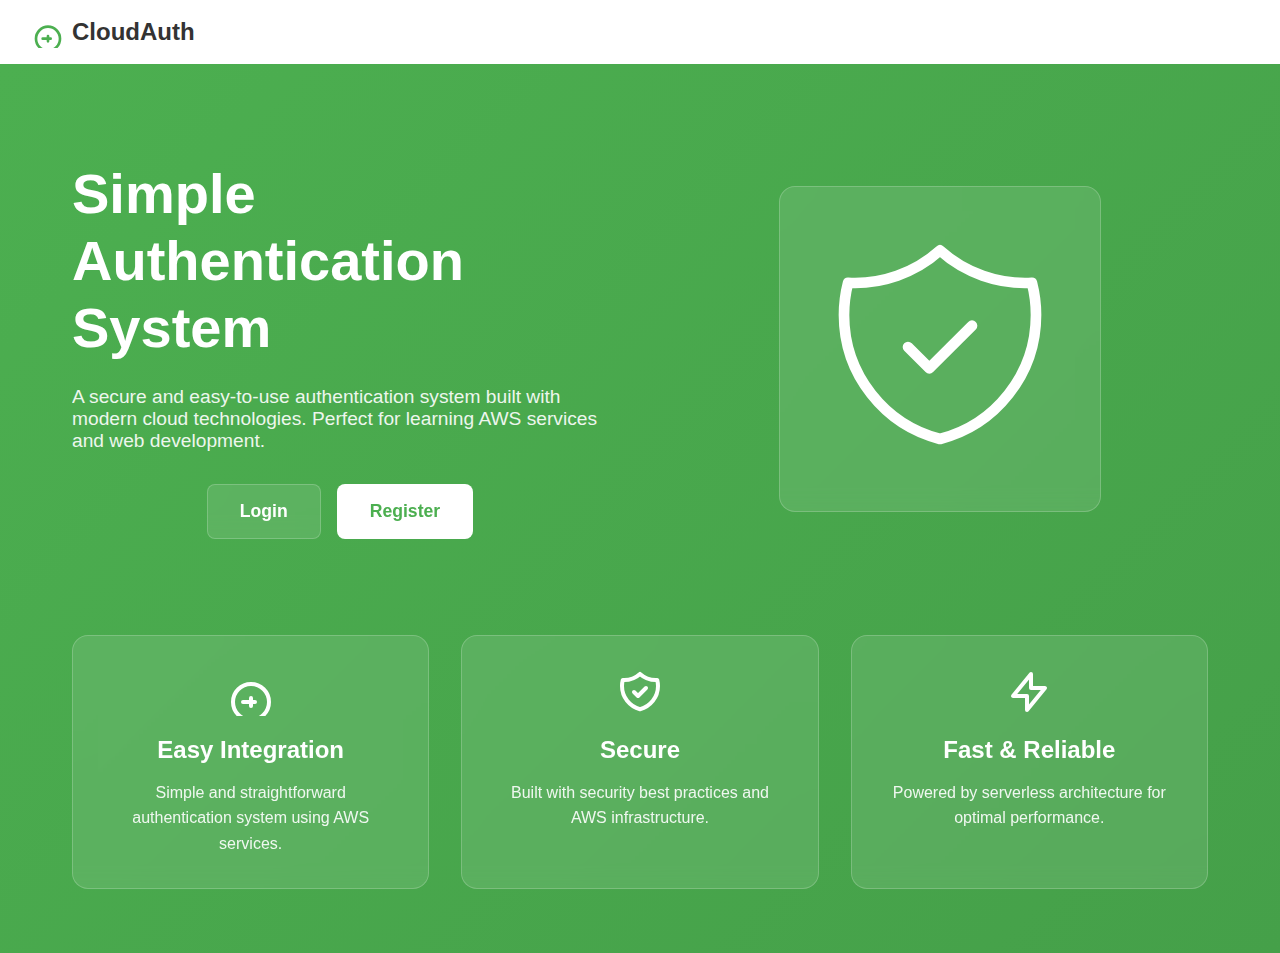
<file: index.html>
<!DOCTYPE html>
<html lang="en">
<head>
    <meta charset="UTF-8">
    <meta name="viewport" content="width=device-width, initial-scale=1.0">
    <title>Cloud Auth System</title>
    <link rel="stylesheet" href="style.css">
</head>
<body>
    <!-- Navigation -->
    <nav class="nav">
        <div class="nav-container">
            <div class="logo">
                <svg xmlns="http://www.w3.org/2000/svg" class="logo-icon" fill="none" viewBox="0 0 24 24" stroke="currentColor">
                    <path stroke-linecap="round" stroke-linejoin="round" stroke-width="2" d="M12 15v2m0 0v2m0-2h2m-2 0H8m13 0a9 9 0 11-18 0 9 9 0 0118 0z" />
                </svg>
                <span class="logo-text">CloudAuth</span>
            </div>
        </div>
    </nav>

    <!-- Hero Section -->
    <div class="hero">
        <div class="container">
            <div class="hero-content">
                <div class="hero-text">
                    <h1 class="hero-title">Simple Authentication System</h1>
                    <p class="hero-description">
                        A secure and easy-to-use authentication system built with modern cloud technologies. 
                        Perfect for learning AWS services and web development.
                    </p>
                    <div class="button-group">
                        <a href="login.html" class="button">Login</a>
                        <a href="register.html" class="button button-white">Register</a>
                    </div>
                </div>
                
                <div class="hero-image">
                    <div class="image-container">
                        <svg xmlns="http://www.w3.org/2000/svg" class="hero-icon" fill="none" viewBox="0 0 24 24" stroke="currentColor">
                            <path stroke-linecap="round" stroke-linejoin="round" stroke-width="1" d="M9 12l2 2 4-4m5.618-4.016A11.955 11.955 0 0112 2.944a11.955 11.955 0 01-8.618 3.04A12.02 12.02 0 003 9c0 5.591 3.824 10.29 9 11.622 5.176-1.332 9-6.03 9-11.622 0-1.042-.133-2.052-.382-3.016z" />
                        </svg>
                    </div>
                </div>
            </div>

            <!-- Features Section -->
            <div class="features">
                <div class="feature-card">
                    <svg xmlns="http://www.w3.org/2000/svg" class="feature-icon" fill="none" viewBox="0 0 24 24" stroke="currentColor">
                        <path stroke-linecap="round" stroke-linejoin="round" stroke-width="2" d="M12 15v2m0 0v2m0-2h2m-2 0H8m13 0a9 9 0 11-18 0 9 9 0 0118 0z" />
                    </svg>
                    <h3 class="feature-title">Easy Integration</h3>
                    <p class="feature-description">Simple and straightforward authentication system using AWS services.</p>
                </div>
                <div class="feature-card">
                    <svg xmlns="http://www.w3.org/2000/svg" class="feature-icon" fill="none" viewBox="0 0 24 24" stroke="currentColor">
                        <path stroke-linecap="round" stroke-linejoin="round" stroke-width="2" d="M9 12l2 2 4-4m5.618-4.016A11.955 11.955 0 0112 2.944a11.955 11.955 0 01-8.618 3.04A12.02 12.02 0 003 9c0 5.591 3.824 10.29 9 11.622 5.176-1.332 9-6.03 9-11.622 0-1.042-.133-2.052-.382-3.016z" />
                    </svg>
                    <h3 class="feature-title">Secure</h3>
                    <p class="feature-description">Built with security best practices and AWS infrastructure.</p>
                </div>
                <div class="feature-card">
                    <svg xmlns="http://www.w3.org/2000/svg" class="feature-icon" fill="none" viewBox="0 0 24 24" stroke="currentColor">
                        <path stroke-linecap="round" stroke-linejoin="round" stroke-width="2" d="M13 10V3L4 14h7v7l9-11h-7z" />
                    </svg>
                    <h3 class="feature-title">Fast & Reliable</h3>
                    <p class="feature-description">Powered by serverless architecture for optimal performance.</p>
                </div>
            </div>
        </div>
    </div>
</body>
</html>
</file>
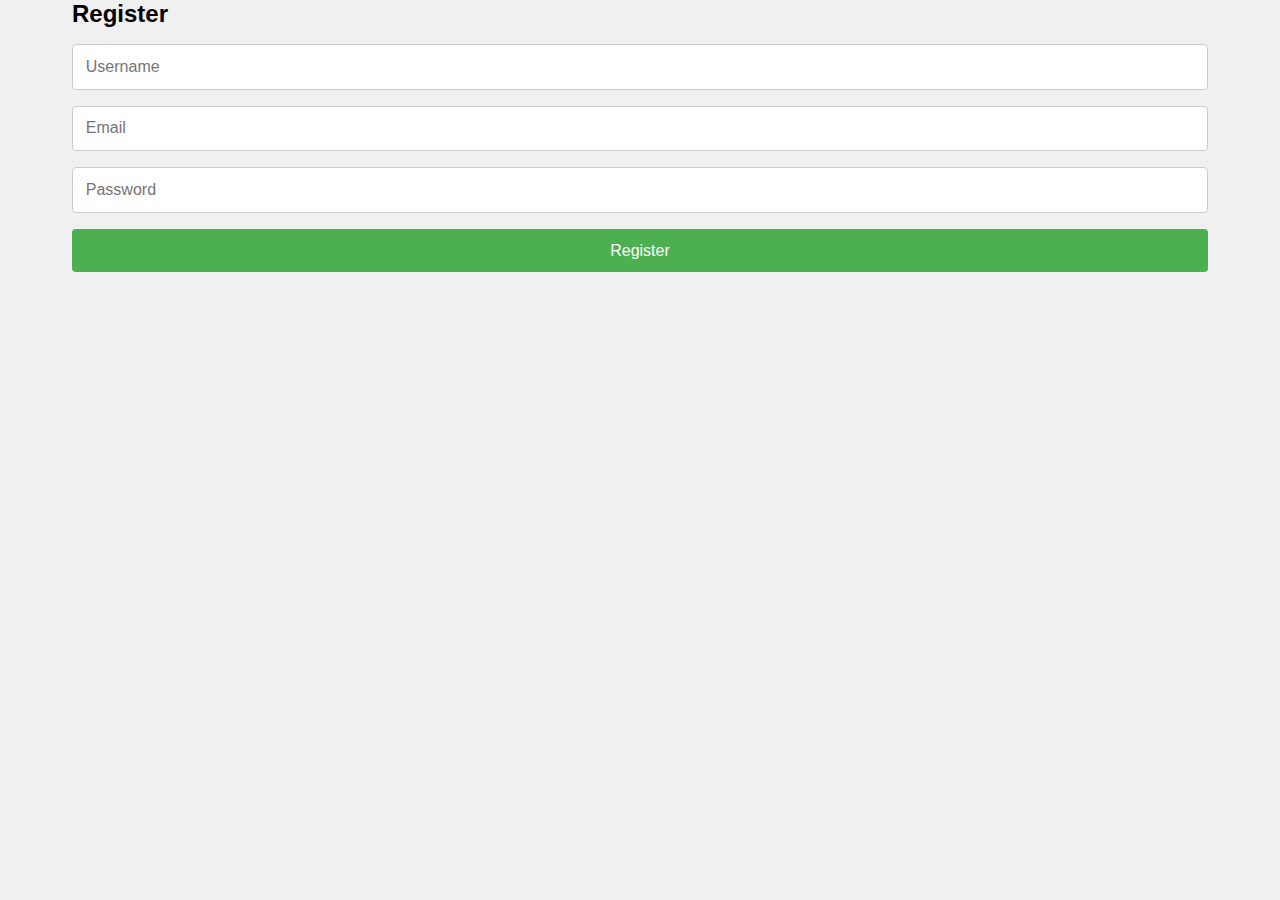
<file: register.html>
<!DOCTYPE html>
<html lang="en">
<head>
    <meta charset="UTF-8">
    <title>Register</title>
    <link rel="stylesheet" href="style.css">
</head>
<body>
    <div class="container">
        <h2>Register</h2>
        <form id="registerForm">
            <input type="text" id="username" placeholder="Username" required>
            <input type="email" id="email" placeholder="Email" required>
            <input type="password" id="password" placeholder="Password" required>
            <button type="submit">Register</button>
        </form>
        <p id="registerMessage"></p>
    </div>
    <script src="scripts.js"></script>
</body>
</html>
</file>
<file: style.css>
/* Base styles */
* {
    margin: 0;
    padding: 0;
    box-sizing: border-box;
}

body {
    font-family: Arial, sans-serif;
    background-color: #f0f0f0;
    margin: 0;
    min-height: 100vh;
}

/* Container */
.container {
    max-width: 1200px;
    margin: 0 auto;
    padding: 0 2rem;
}

/* Navigation */
.nav {
    background-color: white;
    box-shadow: 0 2px 4px rgba(0, 0, 0, 0.1);
    padding: 1rem 0;
}

.nav-container {
    display: flex;
    justify-content: space-between;
    align-items: center;
    padding: 0 2rem;
}

.logo {
    display: flex;
    align-items: center;
    gap: 0.5rem;
}

.logo-icon {
    width: 2rem;
    height: 2rem;
    color: #4CAF50;
}

.logo-text {
    font-size: 1.5rem;
    font-weight: bold;
    color: #333;
}

/* Hero Section */
.hero {
    background: linear-gradient(135deg, #4CAF50 0%, #45a049 100%);
    min-height: calc(100vh - 4rem);
    padding: 4rem 0;
    color: white;
}

.hero-content {
    display: flex;
    align-items: center;
    justify-content: space-between;
    gap: 4rem;
    padding: 2rem 0;
}

.hero-text {
    flex: 1;
}

.hero-title {
    font-size: 3.5rem;
    margin-bottom: 1.5rem;
    line-height: 1.2;
}

.hero-description {
    font-size: 1.2rem;
    margin-bottom: 2rem;
    opacity: 0.9;
}

.button-group {
    display: flex;
    gap: 1rem;
    justify-content: center;
}

/* Buttons */
.button {
    display: inline-block;
    padding: 1rem 2rem;
    border-radius: 8px;
    font-size: 1.1rem;
    font-weight: 600;
    text-decoration: none;
    transition: all 0.3s ease;
    background-color: rgba(255, 255, 255, 0.1);
    color: white;
    border: 1px solid rgba(255, 255, 255, 0.2);
    backdrop-filter: blur(10px);
}

.button:hover {
    transform: translateY(-2px);
    box-shadow: 0 4px 12px rgba(0, 0, 0, 0.1);
}

.button-white {
    background-color: white;
    color: #4CAF50;
}

/* Hero Image */
.hero-image {
    flex: 1;
    display: flex;
    justify-content: center;
}

.image-container {
    background: rgba(255, 255, 255, 0.1);
    padding: 2rem;
    border-radius: 1rem;
    backdrop-filter: blur(10px);
    border: 1px solid rgba(255, 255, 255, 0.2);
}

.hero-icon {
    width: 16rem;
    height: 16rem;
    color: white;
}

/* Features Section */
.features {
    display: grid;
    grid-template-columns: repeat(auto-fit, minmax(250px, 1fr));
    gap: 2rem;
    margin-top: 4rem;
}

.feature-card {
    background: rgba(255, 255, 255, 0.1);
    padding: 2rem;
    border-radius: 1rem;
    backdrop-filter: blur(10px);
    border: 1px solid rgba(255, 255, 255, 0.2);
    text-align: center;
}

.feature-icon {
    width: 3rem;
    height: 3rem;
    color: white;
    margin-bottom: 1rem;
}

.feature-title {
    font-size: 1.5rem;
    margin-bottom: 1rem;
}

.feature-description {
    opacity: 0.9;
    line-height: 1.6;
}

/* Responsive Design */
@media (max-width: 768px) {
    .hero-content {
        flex-direction: column;
        text-align: center;
    }

    .hero-title {
        font-size: 2.5rem;
    }

    .hero-icon {
        width: 12rem;
        height: 12rem;
    }

    .features {
        grid-template-columns: 1fr;
    }
}

/* Form Elements */
input {
    display: block;
    width: 100%;
    padding: 0.8em;
    margin: 1em 0;
    border: 1px solid #ccc;
    border-radius: 4px;
    font-size: 1rem;
}

button {
    display: block;
    width: 100%;
    padding: 0.8em;
    margin: 1em 0;
    background-color: #4CAF50;
    color: white;
    border: none;
    border-radius: 4px;
    cursor: pointer;
    font-size: 1rem;
    transition: background-color 0.3s ease;
}

button:hover {
    background-color: #45a049;
}

/* Error Messages */
p.error {
    color: red;
    margin-top: 0.5em;
}
</file>
